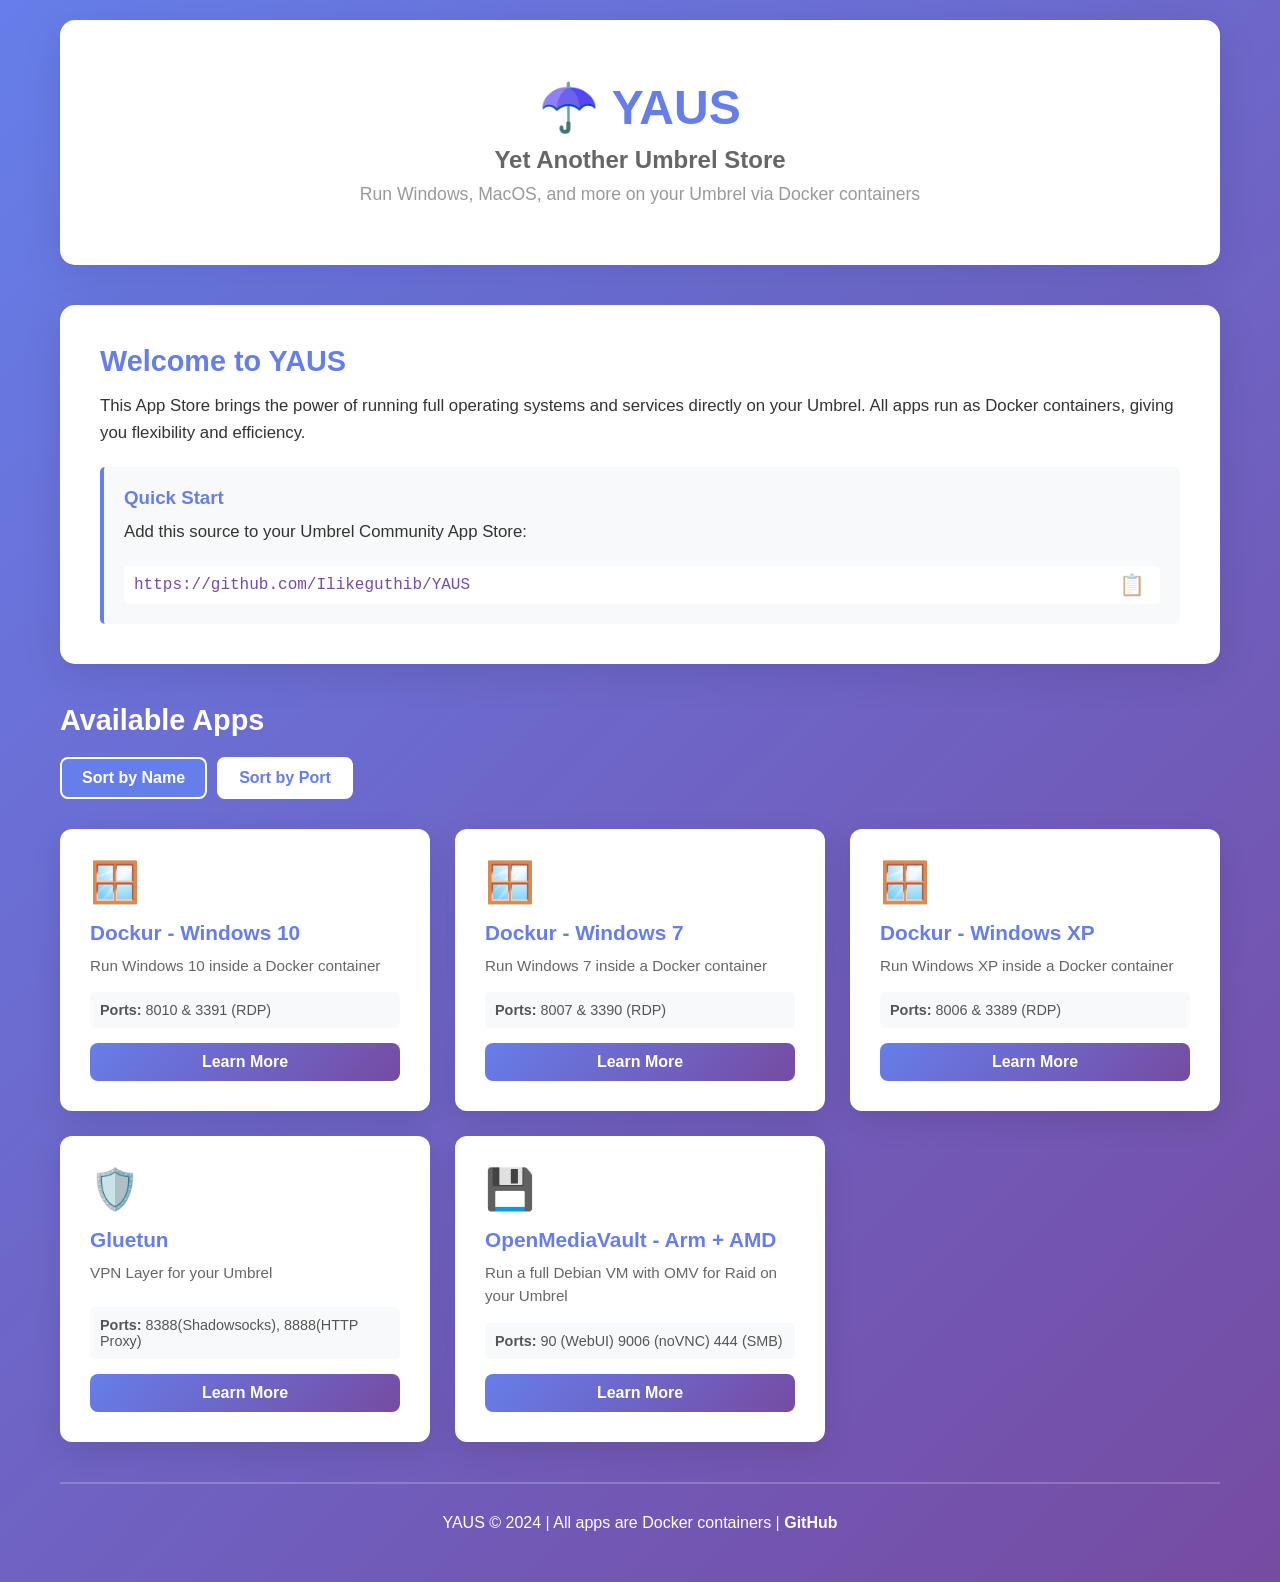
<file: index.html>
<!DOCTYPE html>
<html lang="en">
<head>
    <meta charset="UTF-8">
    <meta name="viewport" content="width=device-width, initial-scale=1.0">
    <title>YAUS - Yet Another Umbrel Store</title>
    <link rel="stylesheet" href="website/style.css">
</head>
<body>
    <div class="container">
        <!-- Header -->
        <header class="header">
            <div class="header-content">
                <h1>☂️ YAUS</h1>
                <p class="subtitle">Yet Another Umbrel Store</p>
                <p class="tagline">Run Windows, MacOS, and more on your Umbrel via Docker containers</p>
            </div>
        </header>

        <!-- Introduction Section -->
        <section class="intro">
            <h2>Welcome to YAUS</h2>
            <p>This App Store brings the power of running full operating systems and services directly on your Umbrel. All apps run as Docker containers, giving you flexibility and efficiency.</p>
            <div class="info-box">
                <h3>Quick Start</h3>
                <p>Add this source to your Umbrel Community App Store:</p>
                <div class="code-container">
                    <code id="storeCode">https://github.com/Ilikeguthib/YAUS</code>
                    <button class="copy-btn" onclick="copyToClipboard()">📋</button>
                </div>
            </div>
        </section>

        <!-- Sorting Options -->
        <section class="sorting">
            <h2>Available Apps</h2>
            <div class="sort-controls">
                <button class="sort-btn active" data-sort="name">Sort by Name</button>
                <button class="sort-btn" data-sort="port">Sort by Port</button>
            </div>
        </section>

        <!-- Apps Grid -->
        <section class="apps-grid" id="appsGrid">
            <!-- Apps will be inserted here by JavaScript -->
        </section>

        <!-- Footer -->
        <footer class="footer">
            <p>YAUS © 2024 | All apps are Docker containers | <a href="https://github.com/Ilikeguthib/umbrel-community-app-store" target="_blank">GitHub</a></p>
        </footer>
    </div>

    <script>
        function copyToClipboard() {
            const code = document.getElementById('storeCode').textContent;
            navigator.clipboard.writeText(code).then(() => {
                const btn = event.target;
                const originalText = btn.textContent;
                btn.textContent = '✓ Copied!';
                setTimeout(() => {
                    btn.textContent = originalText;
                }, 2000);
            }).catch(err => {
                console.error('Failed to copy:', err);
            });
        }

        const apps = [
            {
                name: "Dockur - Windows XP",
                description: "Run Windows XP inside a Docker container",
                port: 8006,
                ports: "8006 & 3389 (RDP)",
                github: "https://github.com/dockur/windows/",
                icon: "🪟"
            },
            {
                name: "Dockur - Windows 7",
                description: "Run Windows 7 inside a Docker container",
                port: 8007,
                ports: "8007 & 3390 (RDP)",
                github: "https://github.com/dockur/windows/",
                icon: "🪟"
            },
            {
                name: "Dockur - Windows 10",
                description: "Run Windows 10 inside a Docker container",
                port: 8010,
                ports: "8010 & 3391 (RDP)",
                github: "https://github.com/dockur/windows/",
                icon: "🪟"
            },
            {
                name: "OpenMediaVault - Arm + AMD",
                description: "Run a full Debian VM with OMV for Raid on your Umbrel",
                port: 90,
                ports: "90 (WebUI) 9006 (noVNC) 444 (SMB)",
                github: "https://openmediavault.io",
                icon: "💾"
            },
            {
                name: "Gluetun",
                description: "VPN Layer for your Umbrel",
                port: 55,
                ports: "8388(Shadowsocks), 8888(HTTP Proxy)",
                github: "https://github.com/qdm12/gluetun",
                icon: "🛡️"
            }
        ];

        let currentSort = 'name';

        function renderApps(sortBy) {
            const grid = document.getElementById('appsGrid');
            let sortedApps = [...apps];

            if (sortBy === 'name') {
                sortedApps.sort((a, b) => a.name.localeCompare(b.name));
            } else if (sortBy === 'port') {
                sortedApps.sort((a, b) => a.port - b.port);
            }

            grid.innerHTML = sortedApps.map(app => `
                <div class="app-card">
                    <div class="app-icon">${app.icon}</div>
                    <h3>${app.name}</h3>
                    <p>${app.description}</p>
                    <div class="app-ports">
                        <strong>Ports:</strong> ${app.ports}
                    </div>
                    <a href="${app.github}" target="_blank" class="app-link">Learn More</a>
                </div>
            `).join('');
        }

        // Setup sorting buttons
        document.querySelectorAll('.sort-btn').forEach(btn => {
            btn.addEventListener('click', function() {
                document.querySelectorAll('.sort-btn').forEach(b => b.classList.remove('active'));
                this.classList.add('active');
                currentSort = this.dataset.sort;
                renderApps(currentSort);
            });
        });

        // Initial render
        renderApps('name');
    </script>
</body>
</html>
</file>
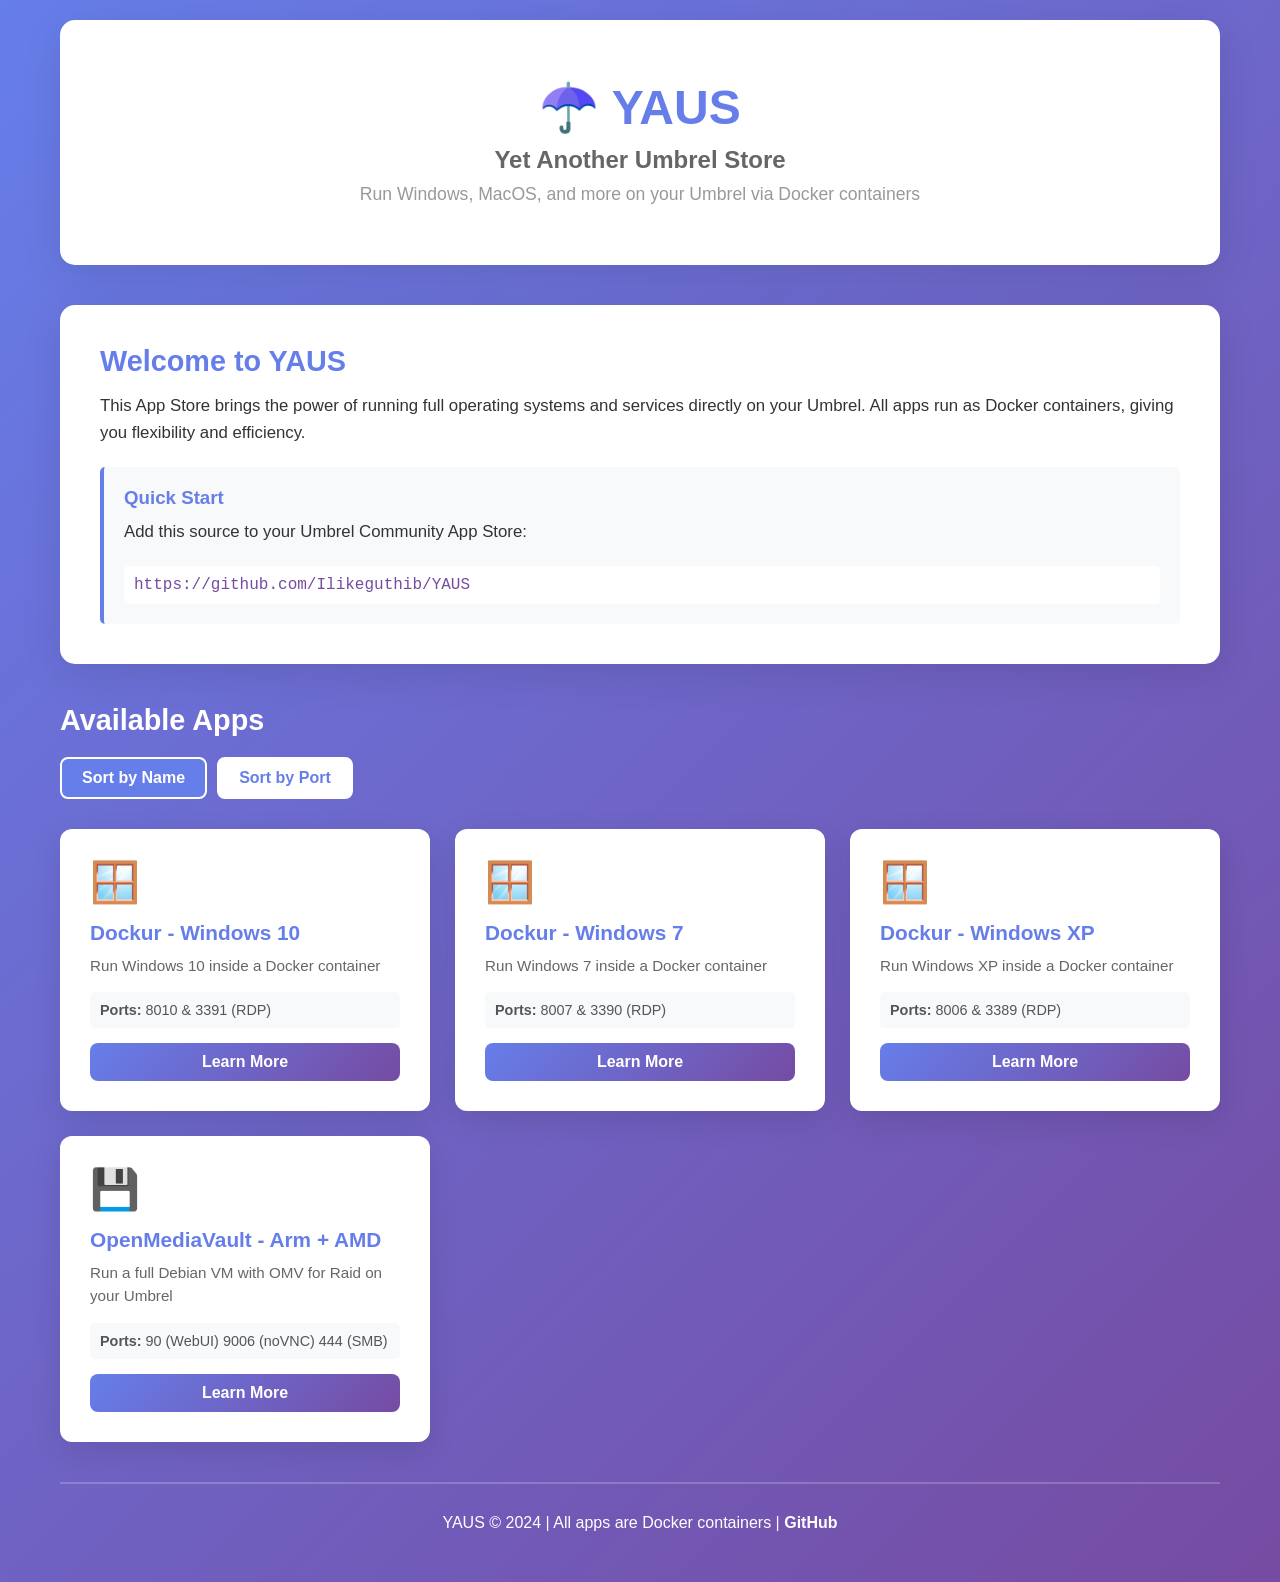
<file: website/index.html>
<!DOCTYPE html>
<html lang="en">
<head>
    <meta charset="UTF-8">
    <meta name="viewport" content="width=device-width, initial-scale=1.0">
    <title>YAUS - Yet Another Umbrel Store</title>
    <link rel="stylesheet" href="style.css">
</head>
<body>
    <div class="container">
        <!-- Header -->
        <header class="header">
            <div class="header-content">
                <h1>☂️ YAUS</h1>
                <p class="subtitle">Yet Another Umbrel Store</p>
                <p class="tagline">Run Windows, MacOS, and more on your Umbrel via Docker containers</p>
            </div>
        </header>

        <!-- Introduction Section -->
        <section class="intro">
            <h2>Welcome to YAUS</h2>
            <p>This App Store brings the power of running full operating systems and services directly on your Umbrel. All apps run as Docker containers, giving you flexibility and efficiency.</p>
            <div class="info-box">
                <h3>Quick Start</h3>
                <p>Add this source to your Umbrel Community App Store:</p>
                <code>https://github.com/Ilikeguthib/YAUS</code>
            </div>
        </section>

        <!-- Sorting Options -->
        <section class="sorting">
            <h2>Available Apps</h2>
            <div class="sort-controls">
                <button class="sort-btn active" data-sort="name">Sort by Name</button>
                <button class="sort-btn" data-sort="port">Sort by Port</button>
            </div>
        </section>

        <!-- Apps Grid -->
        <section class="apps-grid" id="appsGrid">
            <!-- Apps will be inserted here by JavaScript -->
        </section>

        <!-- Footer -->
        <footer class="footer">
            <p>YAUS © 2024 | All apps are Docker containers | <a href="https://github.com/Ilikeguthib/umbrel-community-app-store" target="_blank">GitHub</a></p>
        </footer>
    </div>

    <script>
        const apps = [
            {
                name: "Dockur - Windows XP",
                description: "Run Windows XP inside a Docker container",
                port: 8006,
                ports: "8006 & 3389 (RDP)",
                github: "https://github.com/dockur/windows/",
                icon: "🪟"
            },
            {
                name: "Dockur - Windows 7",
                description: "Run Windows 7 inside a Docker container",
                port: 8007,
                ports: "8007 & 3390 (RDP)",
                github: "https://github.com/dockur/windows/",
                icon: "🪟"
            },
            {
                name: "Dockur - Windows 10",
                description: "Run Windows 10 inside a Docker container",
                port: 8010,
                ports: "8010 & 3391 (RDP)",
                github: "https://github.com/dockur/windows/",
                icon: "🪟"
            },
            {
                name: "OpenMediaVault - Arm + AMD",
                description: "Run a full Debian VM with OMV for Raid on your Umbrel",
                port: 90,
                ports: "90 (WebUI) 9006 (noVNC) 444 (SMB)",
                github: "https://openmediavault.io",
                icon: "💾"
            }
        ];

        let currentSort = 'name';

        function renderApps(sortBy) {
            const grid = document.getElementById('appsGrid');
            let sortedApps = [...apps];

            if (sortBy === 'name') {
                sortedApps.sort((a, b) => a.name.localeCompare(b.name));
            } else if (sortBy === 'port') {
                sortedApps.sort((a, b) => a.port - b.port);
            }

            grid.innerHTML = sortedApps.map(app => `
                <div class="app-card">
                    <div class="app-icon">${app.icon}</div>
                    <h3>${app.name}</h3>
                    <p>${app.description}</p>
                    <div class="app-ports">
                        <strong>Ports:</strong> ${app.ports}
                    </div>
                    <a href="${app.github}" target="_blank" class="app-link">Learn More</a>
                </div>
            `).join('');
        }

        // Setup sorting buttons
        document.querySelectorAll('.sort-btn').forEach(btn => {
            btn.addEventListener('click', function() {
                document.querySelectorAll('.sort-btn').forEach(b => b.classList.remove('active'));
                this.classList.add('active');
                currentSort = this.dataset.sort;
                renderApps(currentSort);
            });
        });

        // Initial render
        renderApps('name');
    </script>
</body>
</html>
</file>
<file: website/style.css>
* {
    margin: 0;
    padding: 0;
    box-sizing: border-box;
}

body {
    font-family: -apple-system, BlinkMacSystemFont, 'Segoe UI', Roboto, Oxygen, Ubuntu, Cantarell, sans-serif;
    background: linear-gradient(135deg, #667eea 0%, #764ba2 100%);
    color: #333;
    min-height: 100vh;
}

.container {
    max-width: 1200px;
    margin: 0 auto;
    padding: 20px;
}

/* Header */
.header {
    background: white;
    padding: 60px 40px;
    border-radius: 15px;
    text-align: center;
    margin-bottom: 40px;
    box-shadow: 0 10px 40px rgba(0, 0, 0, 0.1);
}

.header h1 {
    font-size: 3em;
    color: #667eea;
    margin-bottom: 10px;
}

.subtitle {
    font-size: 1.5em;
    color: #666;
    font-weight: 600;
    margin-bottom: 10px;
}

.tagline {
    font-size: 1.1em;
    color: #999;
}

/* Introduction Section */
.intro {
    background: white;
    padding: 40px;
    border-radius: 15px;
    margin-bottom: 40px;
    box-shadow: 0 10px 40px rgba(0, 0, 0, 0.1);
}

.intro h2 {
    color: #667eea;
    margin-bottom: 15px;
    font-size: 1.8em;
}

.intro p {
    line-height: 1.6;
    margin-bottom: 20px;
    font-size: 1.05em;
}

.info-box {
    background: #f8f9fa;
    padding: 20px;
    border-left: 4px solid #667eea;
    border-radius: 5px;
    margin-top: 20px;
}

.info-box h3 {
    color: #667eea;
    margin-bottom: 10px;
}

.info-box code {
    display: block;
    background: white;
    padding: 10px;
    border-radius: 5px;
    font-family: 'Courier New', monospace;
    color: #764ba2;
    margin-top: 10px;
    word-break: break-all;
}

.code-container {
    position: relative;
    margin-top: 10px;
}

.code-container code {
    display: block;
    background: white;
    padding: 10px 40px 10px 10px;
    border-radius: 5px;
    font-family: 'Courier New', monospace;
    color: #764ba2;
    word-break: break-all;
    margin: 0;
}

.copy-btn {
    position: absolute;
    right: 10px;
    top: 50%;
    transform: translateY(-50%);
    background: none;
    border: none;
    cursor: pointer;
    font-size: 1.3em;
    padding: 5px;
    opacity: 0.6;
    transition: all 0.3s ease;
}

.copy-btn:hover {
    opacity: 1;
    transform: translateY(-50%) scale(1.1);
}

.copy-btn:active {
    transform: translateY(-50%) scale(0.95);
}

/* Sorting Section */
.sorting {
    margin-bottom: 30px;
}

.sorting h2 {
    color: white;
    margin-bottom: 20px;
    font-size: 1.8em;
}

.sort-controls {
    display: flex;
    gap: 10px;
    flex-wrap: wrap;
}

.sort-btn {
    padding: 10px 20px;
    background: white;
    border: 2px solid white;
    border-radius: 8px;
    cursor: pointer;
    font-size: 1em;
    font-weight: 600;
    color: #667eea;
    transition: all 0.3s ease;
}

.sort-btn:hover {
    transform: translateY(-2px);
    box-shadow: 0 5px 15px rgba(0, 0, 0, 0.2);
}

.sort-btn.active {
    background: #667eea;
    color: white;
}

/* Apps Grid */
.apps-grid {
    display: grid;
    grid-template-columns: repeat(auto-fill, minmax(280px, 1fr));
    gap: 25px;
    margin-bottom: 40px;
}

.app-card {
    background: white;
    border-radius: 12px;
    padding: 30px;
    box-shadow: 0 10px 30px rgba(0, 0, 0, 0.1);
    transition: all 0.3s ease;
    display: flex;
    flex-direction: column;
}

.app-card:hover {
    transform: translateY(-5px);
    box-shadow: 0 15px 50px rgba(0, 0, 0, 0.2);
}

.app-icon {
    font-size: 2.5em;
    margin-bottom: 15px;
}

.app-card h3 {
    color: #667eea;
    margin-bottom: 10px;
    font-size: 1.3em;
}

.app-card p {
    color: #666;
    font-size: 0.95em;
    line-height: 1.5;
    margin-bottom: 15px;
    flex-grow: 1;
}

.app-ports {
    background: #f8f9fa;
    padding: 10px;
    border-radius: 5px;
    font-size: 0.9em;
    color: #555;
    margin-bottom: 15px;
}

.app-link {
    display: inline-block;
    padding: 10px 20px;
    background: linear-gradient(135deg, #667eea 0%, #764ba2 100%);
    color: white;
    text-decoration: none;
    border-radius: 8px;
    font-weight: 600;
    transition: all 0.3s ease;
    text-align: center;
}

.app-link:hover {
    transform: scale(1.05);
    box-shadow: 0 5px 15px rgba(102, 126, 234, 0.4);
}

/* Footer */
.footer {
    text-align: center;
    color: white;
    padding: 30px;
    margin-top: 40px;
    border-top: 2px solid rgba(255, 255, 255, 0.2);
}

.footer a {
    color: #fff;
    text-decoration: none;
    font-weight: 600;
    transition: opacity 0.3s ease;
}

.footer a:hover {
    opacity: 0.8;
}

/* Responsive Design */
@media (max-width: 768px) {
    .header {
        padding: 40px 20px;
    }

    .header h1 {
        font-size: 2em;
    }

    .subtitle {
        font-size: 1.2em;
    }

    .apps-grid {
        grid-template-columns: 1fr;
    }

    .sort-controls {
        justify-content: center;
    }

    .intro {
        padding: 20px;
    }

    .sorting h2 {
        text-align: center;
    }
}

@media (max-width: 480px) {
    .header h1 {
        font-size: 1.5em;
    }

    .subtitle {
        font-size: 1em;
    }

    .app-card {
        padding: 20px;
    }

    .container {
        padding: 10px;
    }
}
</file>
